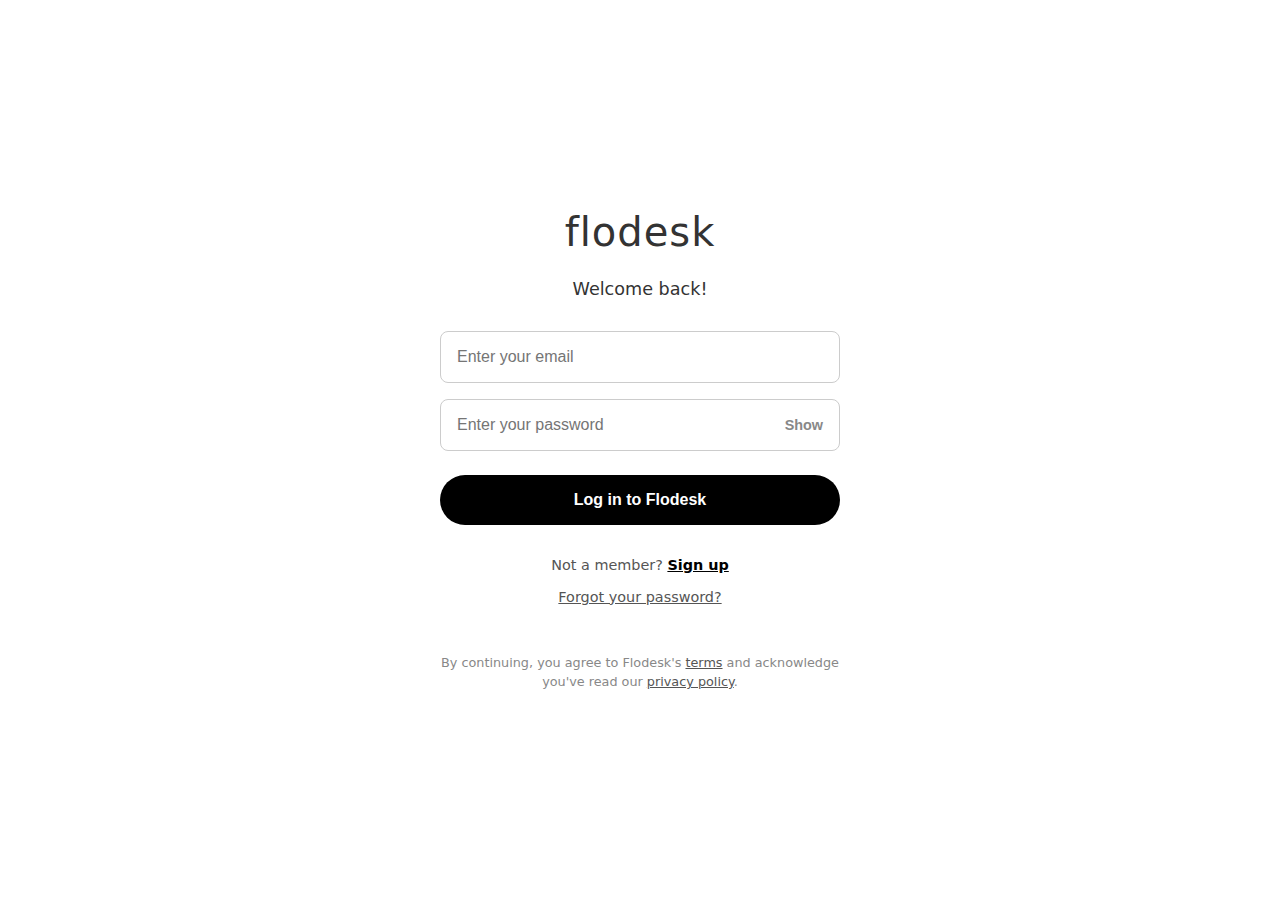
<file: Day-1-BoxModel/assigbmentt-d/index.html>
<!DOCTYPE html>
<html lang="en">
  <head>
    <meta charset="UTF-8" />
    <meta name="viewport" content="width=device-width, initial-scale=1.0" />
    <title>Flodesk Login</title>
    <link rel="stylesheet" href="style.css" />
  </head>
  <body>
    <div class="login-container">
      <header class="login-header">
        <h1 class="logo">flodesk</h1>
        <p class="welcome-text">Welcome back!</p>
      </header>

      <main class="login-main">
        <form action="#" method="post">
          <div class="input-group">
            <input type="email" placeholder="Enter your email" required />
          </div>
          <div class="input-group">
            <input type="password" placeholder="Enter your password" required />
            <button type="button" class="show-hide-btn">Show</button>
          </div>
          <button type="submit" class="btn-login">Log in to Flodesk</button>
        </form>
      </main>

      <footer class="login-footer">
        <p class="signup-link">Not a member? <a href="#">Sign up</a></p>
        <a href="#" class="forgot-password">Forgot your password?</a>
        <p class="terms-policy">
          By continuing, you agree to Flodesk's <a href="#">terms</a> and
          acknowledge you've read our <a href="#">privacy policy</a>.
        </p>
      </footer>
    </div>
  </body>
</html>
</file>
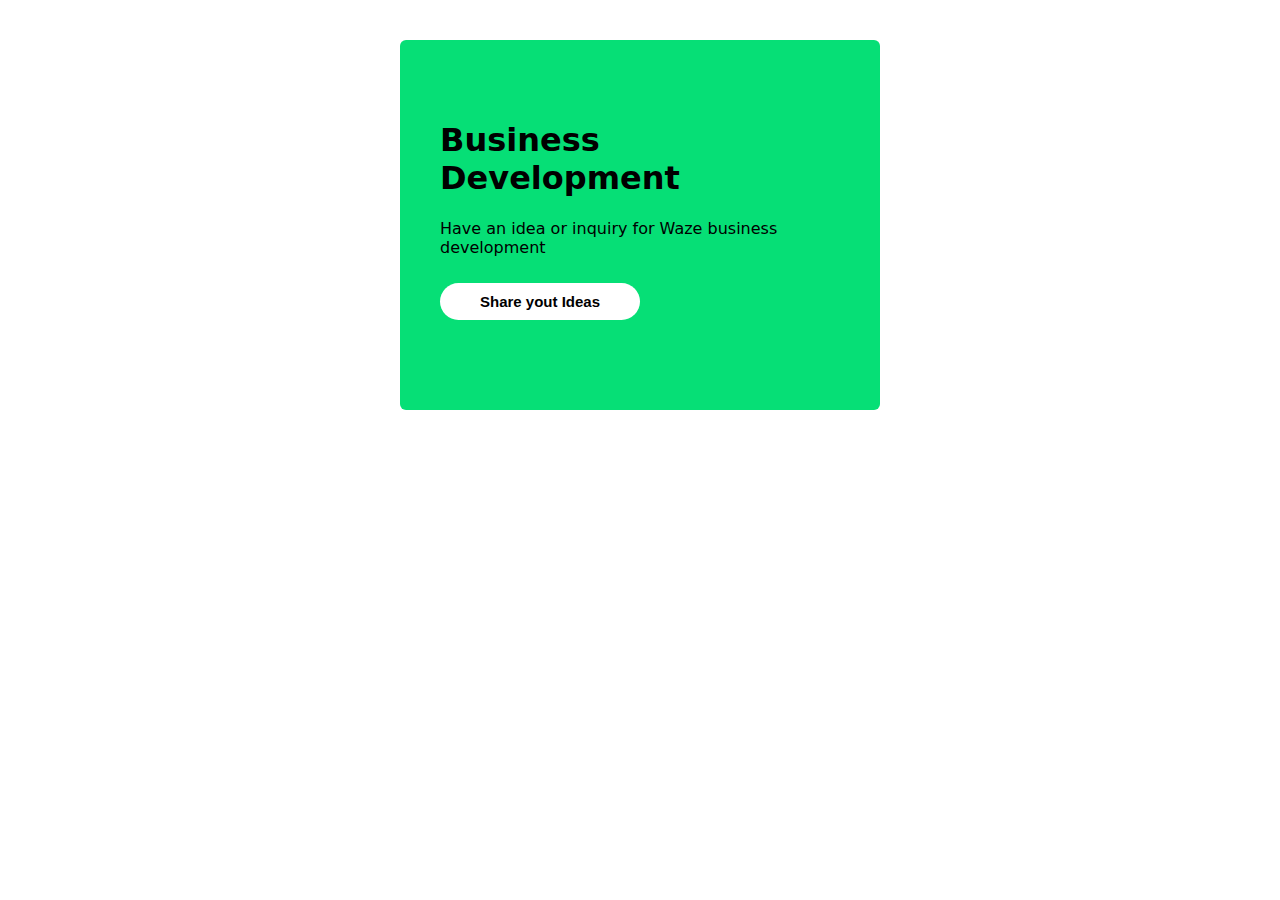
<file: Day-1-BoxModel/assignment-a/index.html>
<!DOCTYPE html>
<html lang="en">
  <head>
    <meta charset="UTF-8" />
    <meta name="viewport" content="width=device-width, initial-scale=1.0" />
    <title>CSS Assignment</title>
    <link rel="stylesheet" href="style.css">
  </head>
  <body>
    <div class="container">
      <h1>Business <br />Development</h1>
      <p>Have an idea or inquiry for Waze business development</p>
      <button class="btn">Share yout Ideas</button>
    </div>
  </body>
</html>
</file>
<file: Day-1-BoxModel/assignment-a/style.css>
body {
  font-family: system-ui, -apple-system, BlinkMacSystemFont, "Segoe UI", Roboto,
    Oxygen, Ubuntu, Cantarell, "Open Sans", "Helvetica Neue", sans-serif;
}

.container {
  background-color: #06df76;
  padding: 60px 40px;
  width: 400px;
  margin: 40px auto;
  border-radius: 6px;
}

h1 {
  font-weight: 650;
}

p {
  font-weight: 400;
  margin-top: 0;
  padding-top: 0;
}

.btn {
  background-color: white;
  color: black;
  border: none;
  width: 200px;
  font-weight: 600;
  border-radius: 20px;
  font-size: 15px;
  padding: 10px ;
  cursor: pointer;
  margin-top: 10px;
  box-sizing: border-box;
  margin-bottom: 30px;

}
</file>
<file: Day-1-BoxModel/assigbmentt-d/style.css>
/* --- Basic Reset and Body Setup --- */
* {
    margin: 0;
    padding: 0;
    box-sizing: border-box;
}

body {
    font-family:system-ui, -apple-system, BlinkMacSystemFont, 'Segoe UI', Roboto, Oxygen, Ubuntu, Cantarell, 'Open Sans', 'Helvetica Neue', sans-serif;
    background-color: #ffffff;
    color: #333;
    display: flex;
    justify-content: center;
    align-items: center;
    min-height: 100vh;
    padding: 20px;
}


.login-container {
    max-width: 400px;
    width: 100%;
    text-align: center;
}


.logo {
    
    font-weight: normal;
    font-size: 2.5rem;
    letter-spacing: 1px;
    margin-bottom: 24px;
}

.welcome-text {
    font-size: 1.1rem;
    font-weight: 500;
    margin-bottom: 32px;
}


.login-main form {
    display: flex;
    flex-direction: column;
    gap: 16px;
}

.input-group {
    display: flex;
    align-items: center;
    border: 1px solid #ccc;
    border-radius: 8px;
    padding: 0 16px;
}

.input-group input {
    flex-grow: 1;
    border: none;
    outline: none;
    padding: 16px 0;
    font-size: 1rem;
    background-color: transparent;
}

.show-hide-btn {
    background: none;
    border: none;
    color: #888;
    font-weight: 600;
    cursor: pointer;
    font-size: 0.9rem;
}

.btn-login {
    background-color: #000000;
    color: #ffffff;
    border: none;
    border-radius: 50px;
    padding: 16px;
    font-size: 1rem;
    font-weight: 600;
    cursor: pointer;
    margin-top: 8px;
    transition: background-color 0.2s;
}

.btn-login:hover {
    background-color: #333;
}


.login-footer {
    margin-top: 32px;
}

.signup-link {
    font-size: 0.9rem;
    color: #555;
    margin-bottom: 16px;
}

.signup-link a {
    color: #000000;
    font-weight: 600;
    text-decoration: underline;
}

.forgot-password {
    display: block;
    color: #555;
    font-size: 0.9rem;
    text-decoration: underline;
    margin-bottom: 48px;
}

.terms-policy {
    font-size: 0.8rem;
    color: #888;
    line-height: 1.5;
}

.terms-policy a {
    color: #555;
    text-decoration: underline;
}
</file>
